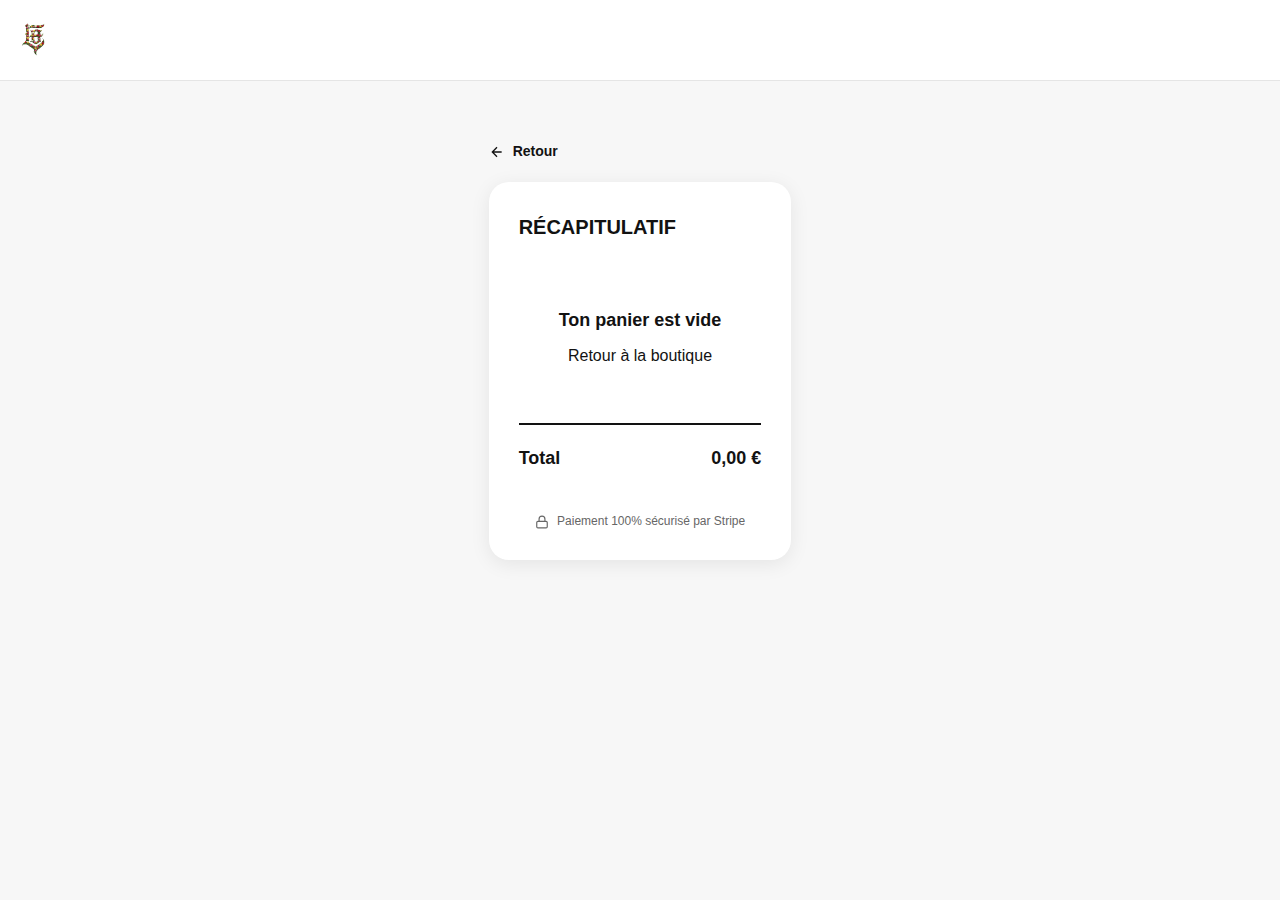
<file: checkout.html>
<!DOCTYPE html>
<html lang="fr">

<head>
    <meta charset="UTF-8">
    <meta name="viewport" content="width=device-width, initial-scale=1.0">
    <title>Checkout | WEYZ</title>
    <link rel="stylesheet" href="styles.css">
    <style>
        .checkout-page {
            min-height: 100vh;
            background: var(--gray-light);
            display: flex;
            flex-direction: column;
        }

        .checkout-header {
            padding: 20px;
            background: var(--white);
            border-bottom: 1px solid var(--gray-med);
            text-align: center;
        }

        .checkout-header .logo-img {
            height: 40px;
        }

        .checkout-container {
            max-width: 500px;
            margin: 40px auto;
            padding: 20px;
        }

        .checkout-card {
            background: var(--white);
            border-radius: 20px;
            padding: 30px;
            box-shadow: 0 4px 20px rgba(0, 0, 0, 0.08);
        }

        .checkout-title {
            font-size: 20px;
            font-weight: 800;
            margin-bottom: 25px;
            text-transform: uppercase;
        }

        .checkout-item {
            display: flex;
            gap: 15px;
            padding: 15px 0;
            border-bottom: 1px solid var(--gray-med);
        }

        .checkout-item:last-of-type {
            border-bottom: none;
        }

        .checkout-item-img {
            width: 70px;
            height: 70px;
            object-fit: cover;
            border-radius: 12px;
            background: var(--gray-light);
        }

        .checkout-item-info {
            flex: 1;
        }

        .checkout-item-name {
            font-weight: 700;
            font-size: 14px;
            margin-bottom: 3px;
        }

        .checkout-item-size {
            font-size: 12px;
            color: #666;
        }

        .checkout-item-price {
            font-weight: 800;
            font-size: 16px;
        }

        .checkout-total {
            display: flex;
            justify-content: space-between;
            padding: 20px 0;
            margin-top: 15px;
            border-top: 2px solid var(--black);
            font-size: 18px;
            font-weight: 800;
        }

        .checkout-btn {
            width: 100%;
            padding: 18px;
            background: var(--black);
            color: var(--white);
            border: none;
            border-radius: 12px;
            font-size: 16px;
            font-weight: 700;
            cursor: pointer;
            margin-top: 20px;
            transition: all 0.2s;
            text-decoration: none;
            display: block;
            text-align: center;
        }

        .checkout-btn:hover {
            background: #333;
            transform: translateY(-2px);
        }

        .checkout-trust {
            text-align: center;
            margin-top: 20px;
            font-size: 12px;
            color: #666;
        }

        .checkout-trust svg {
            width: 14px;
            height: 14px;
            vertical-align: middle;
            margin-right: 5px;
        }

        .back-link {
            display: inline-flex;
            align-items: center;
            gap: 8px;
            color: var(--black);
            text-decoration: none;
            font-size: 14px;
            font-weight: 600;
            margin-bottom: 20px;
        }

        .empty-cart {
            text-align: center;
            padding: 40px;
        }

        .empty-cart h2 {
            font-size: 18px;
            margin-bottom: 10px;
        }

        .empty-cart a {
            color: var(--black);
        }
    </style>
</head>

<body class="checkout-page">
    <header class="checkout-header">
        <a href="index.html"><img src="logo.png" alt="WEYZ" class="logo-img"></a>
    </header>

    <div class="checkout-container">
        <a href="javascript:history.back()" class="back-link">
            <svg width="16" height="16" viewBox="0 0 24 24" fill="none" stroke="currentColor" stroke-width="2">
                <path d="M19 12H5M12 19l-7-7 7-7" />
            </svg>
            Retour
        </a>

        <div class="checkout-card">
            <h1 class="checkout-title">Récapitulatif</h1>
            <div id="checkout-items"></div>
            <div class="checkout-total">
                <span>Total</span>
                <span id="checkout-total">0,00 €</span>
            </div>
            <a id="checkout-btn" class="checkout-btn" href="#">
                Payer maintenant
            </a>
            <p class="checkout-trust">
                <svg viewBox="0 0 24 24" fill="none" stroke="currentColor" stroke-width="2">
                    <rect x="3" y="11" width="18" height="11" rx="2" />
                    <path d="M7 11V7a5 5 0 0 1 10 0v4" />
                </svg>
                Paiement 100% sécurisé par Stripe
            </p>
        </div>
    </div>

    <script>
        // Stripe Payment Links
        const PAYMENT_LINKS = {
            p1: 'https://buy.stripe.com/test_4gMdRb9ha38d81Ic9r7g403',
            p2: 'https://buy.stripe.com/test_7sYcN7bpidMRa9QflD7g402',
            bundle: 'https://buy.stripe.com/test_eVqeVfbpi5gl95MgpH7g401'
        };

        // Load cart from localStorage
        let cart = JSON.parse(localStorage.getItem('weyz_cart') || '[]');

        function renderCart() {
            const container = document.getElementById('checkout-items');
            const totalEl = document.getElementById('checkout-total');
            const checkoutBtn = document.getElementById('checkout-btn');

            if (cart.length === 0) {
                container.innerHTML = `
                    <div class="empty-cart">
                        <h2>Ton panier est vide</h2>
                        <p><a href="index.html">Retour à la boutique</a></p>
                    </div>
                `;
                checkoutBtn.style.display = 'none';
                return;
            }

            container.innerHTML = cart.map(item => `
                <div class="checkout-item">
                    <img src="${item.image}" alt="${item.name}" class="checkout-item-img">
                    <div class="checkout-item-info">
                        <div class="checkout-item-name">${item.name}</div>
                        <div class="checkout-item-size">Taille: ${item.selectedSize}</div>
                    </div>
                    <div class="checkout-item-price">${item.price.toFixed(2)} €</div>
                </div>
            `).join('');

            const total = cart.reduce((sum, item) => sum + item.price, 0);
            totalEl.textContent = `${total.toFixed(2)} €`;

            // Set payment link based on cart content
            if (cart.length === 1) {
                const item = cart[0];
                checkoutBtn.href = PAYMENT_LINKS[item.pid] || PAYMENT_LINKS.p1;
            } else if (cart.length >= 2) {
                // Multiple items = use bundle link
                checkoutBtn.href = PAYMENT_LINKS.bundle;
            }
        }

        // Init
        renderCart();
    </script>
</body>

</html>
</file>
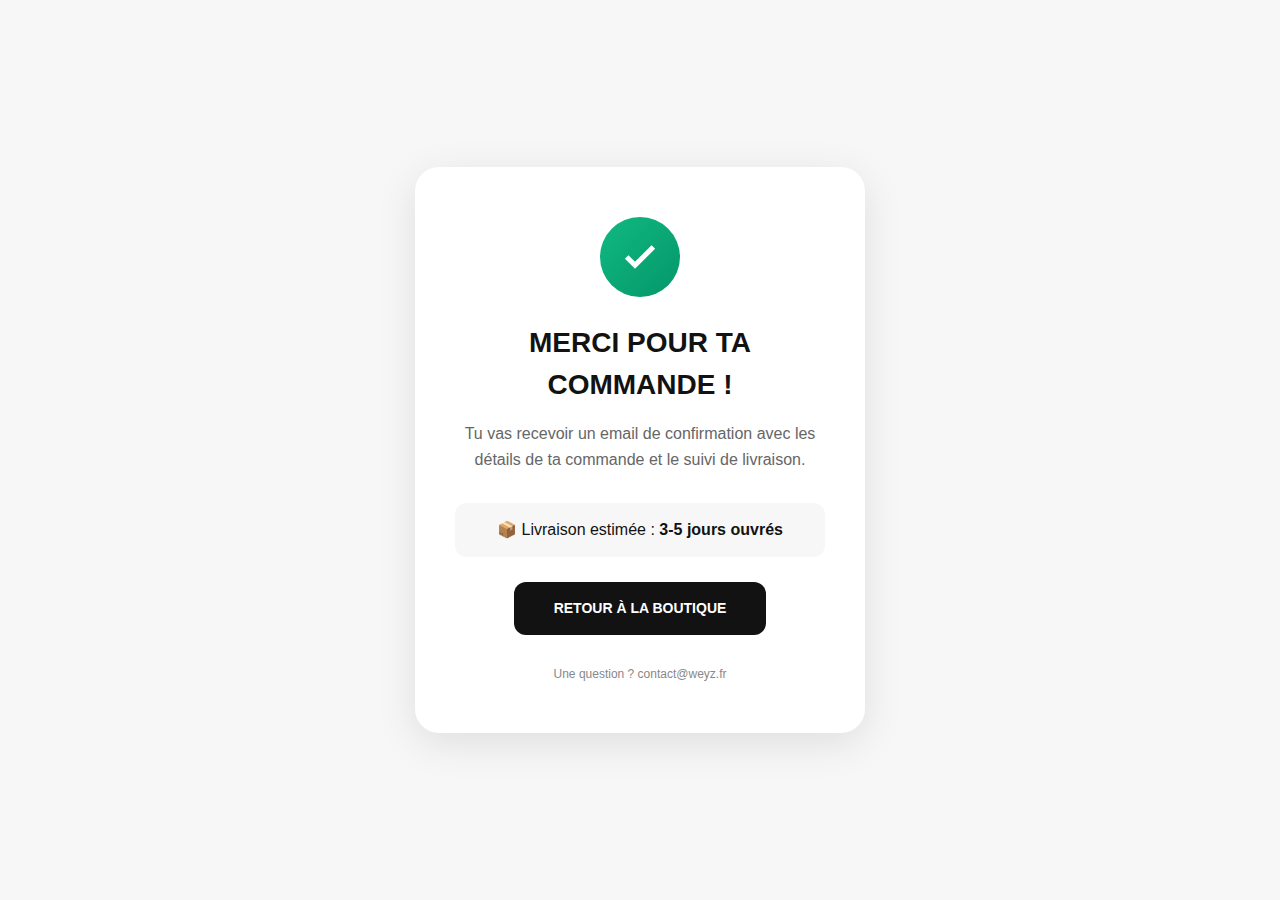
<file: success.html>
<!DOCTYPE html>
<html lang="fr">

<head>
    <meta charset="UTF-8">
    <meta name="viewport" content="width=device-width, initial-scale=1.0">
    <title>Commande Confirmée | WEYZ</title>
    <link rel="stylesheet" href="styles.css">
    <style>
        .success-page {
            min-height: 100vh;
            background: var(--gray-light);
            display: flex;
            flex-direction: column;
            align-items: center;
            justify-content: center;
            padding: 20px;
            text-align: center;
        }

        .success-card {
            background: var(--white);
            border-radius: 24px;
            padding: 50px 40px;
            max-width: 450px;
            box-shadow: 0 10px 40px rgba(0, 0, 0, 0.1);
        }

        .success-icon {
            width: 80px;
            height: 80px;
            background: linear-gradient(135deg, #10B981, #059669);
            border-radius: 50%;
            display: flex;
            align-items: center;
            justify-content: center;
            margin: 0 auto 25px;
        }

        .success-icon svg {
            width: 40px;
            height: 40px;
            color: white;
        }

        .success-title {
            font-size: 28px;
            font-weight: 900;
            margin-bottom: 15px;
            text-transform: uppercase;
        }

        .success-message {
            color: #666;
            font-size: 16px;
            line-height: 1.6;
            margin-bottom: 30px;
        }

        .success-order {
            background: var(--gray-light);
            padding: 15px 20px;
            border-radius: 12px;
            margin-bottom: 25px;
        }

        .success-order span {
            font-weight: 700;
        }

        .success-btn {
            display: inline-block;
            padding: 16px 40px;
            background: var(--black);
            color: var(--white);
            text-decoration: none;
            border-radius: 12px;
            font-weight: 700;
            font-size: 14px;
            text-transform: uppercase;
            transition: all 0.2s;
        }

        .success-btn:hover {
            background: #333;
            transform: translateY(-2px);
        }

        .success-trust {
            margin-top: 30px;
            font-size: 12px;
            color: #888;
        }
    </style>
</head>

<body class="success-page">
    <div class="success-card">
        <div class="success-icon">
            <svg viewBox="0 0 24 24" fill="none" stroke="currentColor" stroke-width="3">
                <polyline points="20 6 9 17 4 12" />
            </svg>
        </div>
        <h1 class="success-title">Merci pour ta commande !</h1>
        <p class="success-message">
            Tu vas recevoir un email de confirmation avec les détails de ta commande et le suivi de livraison.
        </p>
        <div class="success-order">
            📦 Livraison estimée : <span>3-5 jours ouvrés</span>
        </div>
        <a href="index.html" class="success-btn">Retour à la boutique</a>
        <p class="success-trust">Une question ? contact@weyz.fr</p>
    </div>

    <script>
        // Clear cart after successful purchase
        localStorage.removeItem('weyz_cart');
    </script>
</body>

</html>
</file>
<file: styles.css>
/* WEYZ - Base & Variables */
:root {
    --black: #121212;
    --white: #fff;
    --pink: #fdf2f2;
    --gray-light: #f7f7f7;
    --gray-med: #e5e5e5;
    --gray-dark: #999;
    --red: #e63946;
    --paypal: #ffc439;
    --font: 'Inter', -apple-system, BlinkMacSystemFont, sans-serif;
    --ease: 0.3s ease;
    --bounce: 0.4s cubic-bezier(0.16, 1, 0.3, 1);
}

*,
*::before,
*::after {
    box-sizing: border-box;
    margin: 0;
    padding: 0;
}

html {
    scroll-behavior: smooth;
}

body {
    font-family: var(--font);
    background: var(--white);
    color: var(--black);
    line-height: 1.5;
    -webkit-font-smoothing: antialiased;
    -webkit-tap-highlight-color: transparent;
}

a {
    color: inherit;
    text-decoration: none;
}

ul,
ol {
    list-style: none;
}

img {
    max-width: 100%;
    height: auto;
    display: block;
}

button {
    font-family: inherit;
    cursor: pointer;
    border: none;
    background: none;
}

input,
textarea,
select {
    font-family: inherit;
}

/* Header */
.header-main {
    position: fixed;
    top: 0;
    width: 100%;
    z-index: 50;
    padding: 16px 24px;
    display: flex;
    justify-content: space-between;
    align-items: center;
}

.header-home .logo {
    font-size: 24px;
    font-weight: 900;
    letter-spacing: -0.02em;
    mix-blend-mode: difference;
    color: var(--white);
}

.logo-img {
    height: 40px;
    width: auto;
    display: block;
}

@media (min-width: 768px) {
    .header-home .logo {
        color: var(--black);
        mix-blend-mode: normal;
    }
}

.header-product {
    border-bottom: 1px solid var(--gray-med);
    position: sticky;
    top: 0;
    background: var(--white);
    z-index: 100;
}

.header-container {
    max-width: 1400px;
    margin: 0 auto;
    padding: 15px 20px;
    display: flex;
    justify-content: space-between;
    align-items: center;
}

.header-product .logo {
    font-size: 24px;
    font-weight: 900;
    letter-spacing: 0.1em;
}

.header-actions {
    display: flex;
    gap: 16px;
    align-items: center;
}

/* Shipping banner in header - hidden on mobile, visible on desktop */
.header-shipping {
    display: none;
    font-size: 11px;
    color: var(--gray-dark);
    white-space: nowrap;
}

@media (min-width: 768px) {
    .header-shipping {
        display: block;
    }
}

.header-icon-btn {
    padding: 8px;
    display: flex;
    align-items: center;
    justify-content: center;
}

.cart-btn-product {
    position: relative;
}

.cart-btn {
    position: relative;
    padding: 8px;
    border-radius: 50%;
}

.cart-btn.glass {
    background: rgba(255, 255, 255, 0.7);
    backdrop-filter: blur(10px);
    box-shadow: 0 2px 10px rgba(0, 0, 0, 0.1);
}

.cart-count,
.cart-count-product {
    position: absolute;
    top: -4px;
    right: -4px;
    background: var(--red);
    color: var(--white);
    font-size: 10px;
    width: 16px;
    height: 16px;
    border-radius: 50%;
    display: flex;
    align-items: center;
    justify-content: center;
    font-weight: 700;
}

/* Split Container */
.split-container {
    height: 100dvh;
    display: grid;
    grid-template-columns: 1fr;
    grid-template-rows: 1fr 1fr;
    overflow: hidden;
}

@media (min-width: 768px) {
    .split-container {
        grid-template-columns: 1fr 1fr;
        grid-template-rows: 1fr;
    }
}

.split-pane {
    position: relative;
    overflow: hidden;
    display: flex;
    flex-direction: column;
    justify-content: flex-end;
    padding: 20px;
}

@media (min-width: 768px) {
    .split-pane {
        padding: 48px;
    }
}

.pane-light {
    background: var(--pink);
}

.pane-dark {
    background: var(--black);
    color: var(--white);
}

.pane-link {
    position: absolute;
    inset: 0;
}

.pane-bg {
    position: absolute;
    inset: 0;
}

.pane-img {
    width: 100%;
    height: 100%;
    object-fit: cover;
    will-change: transform;
    transition: transform 0.7s ease;
}

.group:hover .pane-img {
    transform: scale(1.05);
}

.pane-img-dark {
    filter: grayscale(1) brightness(0.75);
}

.pane-content {
    position: relative;
    z-index: 10;
    width: 100%;
    max-width: 400px;
}

/* On mobile: add space at the bottom of top pane content for badge clearance */
.pane-light .pane-content {
    margin-bottom: 60px;
}

@media (min-width: 768px) {
    .pane-light .pane-content {
        margin-bottom: 0;
    }
}

/* Product Badge & Info */
.product-badge {
    display: inline-block;
    font-size: 10px;
    font-weight: 700;
    text-transform: uppercase;
    letter-spacing: 0.3em;
    margin-bottom: 8px;
}

.badge-red {
    color: var(--red);
}

.badge-gray {
    color: var(--gray-dark);
}

.product-title {
    font-size: 18px;
    font-weight: 900;
    text-transform: uppercase;
    margin-bottom: 4px;
    line-height: 1.1;
}

@media (min-width: 768px) {
    .product-title {
        font-size: 48px;
        margin-bottom: 8px;
    }
}

.product-price {
    font-size: 14px;
    font-weight: 700;
    margin-bottom: 12px;
}

@media (min-width: 768px) {
    .product-price {
        font-size: 18px;
        margin-bottom: 24px;
    }
}

.price-old {
    font-size: 14px;
    opacity: 0.4;
    text-decoration: line-through;
    margin-left: 8px;
}

/* Quick Add */
.quick-add-desktop {
    display: none;
    flex-wrap: wrap;
    gap: 8px;
    margin-bottom: 16px;
    opacity: 0;
    transform: translateY(16px);
    transition: all var(--ease);
}

@media (min-width: 768px) {
    .quick-add-desktop {
        display: flex;
    }

    .group:hover .quick-add-desktop {
        opacity: 1;
        transform: translateY(0);
    }
}

.size-btn {
    padding: 8px 16px;
    font-weight: 700;
    font-size: 12px;
    border: 1px solid;
    transition: all 0.2s ease;
}

.size-btn-light {
    background: var(--white);
    border-color: rgba(0, 0, 0, 0.1);
    color: var(--black);
}

.size-btn-light:hover:not(:disabled) {
    background: var(--black);
    color: var(--white);
}

.size-btn-dark {
    background: var(--black);
    border-color: rgba(255, 255, 255, 0.2);
    color: var(--white);
}

.size-btn-dark:hover:not(:disabled) {
    background: var(--white);
    color: var(--black);
}

.size-disabled {
    opacity: 0.3;
    text-decoration: line-through;
    cursor: not-allowed;
}

.stock-low::after {
    content: '';
    display: inline-block;
    width: 6px;
    height: 6px;
    background: #ff4d4d;
    border-radius: 50%;
    margin-left: 4px;
}

/* Product Story */
.product-story {
    font-size: 11px;
    line-height: 1.3;
    margin-bottom: 6px;
    opacity: 0.8;
}

@media (min-width: 768px) {
    .product-story {
        font-size: 14px;
        margin-bottom: 12px;
    }
}

/* CTA Mobile */
.cta-mobile {
    display: block;
    width: 100%;
    padding: 12px;
    font-weight: 900;
    text-transform: uppercase;
    letter-spacing: 0.1em;
    font-size: 10px;
}

@media (min-width: 768px) {
    .cta-mobile {
        display: none;
    }
}

.cta-dark {
    background: var(--black);
    color: var(--white);
}

.cta-light {
    background: var(--white);
    color: var(--black);
}

.product-link {
    display: none;
    margin-top: 16px;
    font-size: 12px;
    font-weight: 600;
    opacity: 0.6;
    transition: opacity 0.2s;
}

@media (min-width: 768px) {
    .product-link {
        display: inline-block;
    }
}

.product-link:hover {
    opacity: 1;
}

.product-link-light {
    color: var(--white);
}

/* Bundle Badge */
.bundle-badge-wrapper {
    position: absolute;
    top: 50%;
    left: 50%;
    transform: translate(-50%, -50%);
    z-index: 30;
    pointer-events: auto;
}

.bundle-badge {
    width: 96px;
    height: 96px;
    background: var(--white);
    color: var(--black);
    border-radius: 50%;
    box-shadow: 0 10px 40px rgba(0, 0, 0, 0.2);
    display: flex;
    flex-direction: column;
    align-items: center;
    justify-content: center;
    border: 4px solid var(--black);
    pointer-events: auto;
    transition: transform var(--ease);
}

@media (min-width: 768px) {
    .bundle-badge {
        width: 128px;
        height: 128px;
    }
}

.bundle-badge:hover {
    transform: scale(1.1);
}

.bundle-label {
    font-size: 8px;
    font-weight: 900;
    text-transform: uppercase;
}

@media (min-width: 768px) {
    .bundle-label {
        font-size: 10px;
    }
}

.bundle-discount {
    font-size: 18px;
    font-weight: 900;
}

@media (min-width: 768px) {
    .bundle-discount {
        font-size: 24px;
    }
}

.bundle-cta {
    font-size: 8px;
    font-weight: 700;
    opacity: 0.4;
}

/* Bottom Sheet */
.bottom-sheet-overlay {
    position: fixed;
    inset: 0;
    z-index: 100;
    pointer-events: none;
}

.bottom-sheet-overlay.active {
    pointer-events: auto;
}

.bs-backdrop {
    position: absolute;
    inset: 0;
    background: rgba(0, 0, 0, 0.4);
    opacity: 0;
    transition: opacity var(--ease);
}

.bottom-sheet-overlay.active .bs-backdrop {
    opacity: 1;
}

.bottom-sheet {
    position: absolute;
    bottom: 0;
    width: 100%;
    background: var(--white);
    border-radius: 24px 24px 0 0;
    padding: 32px;
    transform: translateY(100%);
    transition: transform var(--bounce);
    pointer-events: auto;
}

.bottom-sheet-overlay.active .bottom-sheet {
    transform: translateY(0);
}

.bs-handle {
    width: 48px;
    height: 6px;
    background: var(--gray-med);
    border-radius: 3px;
    margin: 0 auto 32px;
}

.bs-title {
    font-size: 20px;
    font-weight: 900;
    text-transform: uppercase;
    margin-bottom: 16px;
}

.bs-sizes {
    display: grid;
    grid-template-columns: repeat(4, 1fr);
    gap: 12px;
    margin-bottom: 32px;
}

.bs-size-option {
    position: relative;
}

.bs-size-input {
    position: absolute;
    opacity: 0;
    width: 0;
    height: 0;
}

.bs-size-label {
    display: flex;
    align-items: center;
    justify-content: center;
    height: 48px;
    border: 2px solid var(--gray-light);
    font-weight: 900;
    cursor: pointer;
    transition: all 0.2s;
}

.bs-size-input:checked+.bs-size-label {
    background: var(--black);
    color: var(--white);
    border-color: var(--black);
}

.bs-size-input:disabled+.bs-size-label {
    opacity: 0.3;
    text-decoration: line-through;
    cursor: not-allowed;
}

.bs-submit {
    width: 100%;
    padding: 20px;
    background: var(--black);
    color: var(--white);
    font-weight: 900;
    text-transform: uppercase;
    letter-spacing: 0.2em;
    font-size: 14px;
}

/* Cart Sidebar */
.cart-sidebar {
    position: fixed;
    top: 0;
    right: 0;
    height: 100%;
    width: 100%;
    max-width: 450px;
    background: var(--white);
    z-index: 200;
    box-shadow: 0 10px 40px rgba(0, 0, 0, 0.2);
    display: flex;
    flex-direction: column;
    transform: translateX(100%);
    transition: transform var(--bounce);
}

.cart-sidebar.active {
    transform: translateX(0);
}

.cart-header {
    padding: 32px;
    border-bottom: 1px solid var(--gray-med);
    display: flex;
    justify-content: space-between;
    align-items: center;
}

.cart-title {
    font-size: 24px;
    font-weight: 900;
    text-transform: uppercase;
    font-style: italic;
}

.cart-close {
    padding: 8px;
    border-radius: 50%;
    transition: background 0.2s;
}

.cart-close:hover {
    background: var(--gray-light);
}

.cart-items {
    flex: 1;
    overflow-y: auto;
    padding: 32px;
}

.cart-empty {
    text-align: center;
    color: var(--gray-dark);
    font-weight: 500;
    padding: 80px 0;
}

.cart-item {
    display: flex;
    gap: 16px;
    padding-bottom: 16px;
    border-bottom: 1px solid var(--gray-light);
    margin-bottom: 16px;
}

.cart-item-img {
    width: 80px;
    height: 96px;
    background: var(--gray-light);
    flex-shrink: 0;
}

.cart-item-info {
    flex: 1;
}

.cart-item-name {
    font-weight: 900;
    text-transform: uppercase;
    font-size: 12px;
}

.cart-item-size {
    font-size: 10px;
    color: var(--gray-dark);
}

.cart-item-price {
    font-weight: 700;
    font-size: 14px;
    margin-top: 8px;
}

.cart-item-remove {
    align-self: center;
    padding: 8px;
    opacity: 0.2;
    transition: opacity 0.2s;
}

.cart-item-remove:hover {
    opacity: 1;
}

.cart-footer {
    padding: 32px;
    background: var(--gray-light);
}

.cart-total-row {
    display: flex;
    justify-content: space-between;
    font-weight: 700;
    font-size: 18px;
    margin-bottom: 16px;
}

.checkout-btn {
    width: 100%;
    padding: 20px;
    background: var(--black);
    color: var(--white);
    font-weight: 900;
    text-transform: uppercase;
    letter-spacing: 0.2em;
    font-size: 14px;
}

.checkout-btn:hover {
    opacity: 0.9;
}

.payment-icons {
    display: flex;
    justify-content: center;
    gap: 16px;
    margin-top: 16px;
    opacity: 0.3;
    filter: grayscale(1);
}

.payment-icons img {
    height: 16px;
}

/* Bundle Modal */
.bundle-modal-overlay {
    position: fixed;
    inset: 0;
    z-index: 300;
    display: none;
    align-items: center;
    justify-content: center;
    padding: 16px;
}

.bundle-modal-overlay.active {
    display: flex;
}

.bundle-modal-backdrop {
    position: absolute;
    inset: 0;
    background: rgba(0, 0, 0, 0.8);
    backdrop-filter: blur(4px);
}

.bundle-modal {
    position: relative;
    background: var(--white);
    width: 100%;
    max-width: 550px;
    padding: 32px;
}

@media (min-width: 768px) {
    .bundle-modal {
        padding: 48px;
    }
}

.modal-close {
    position: absolute;
    top: 16px;
    right: 16px;
    padding: 8px;
    cursor: pointer;
}

.bundle-modal-title {
    font-size: 24px;
    font-weight: 900;
    text-transform: uppercase;
    text-align: center;
    margin-bottom: 16px;
    font-style: italic;
}

@media (min-width: 768px) {
    .bundle-modal-title {
        font-size: 30px;
    }
}

.bundle-modal-subtitle {
    text-align: center;
    color: var(--gray-dark);
    font-style: italic;
    margin-bottom: 32px;
}

.bundle-products {
    display: grid;
    grid-template-columns: 1fr;
    gap: 32px;
    margin-bottom: 40px;
}

@media (min-width: 768px) {
    .bundle-products {
        grid-template-columns: 1fr 1fr;
    }
}

.bundle-product-label {
    font-size: 10px;
    font-weight: 900;
    text-transform: uppercase;
    opacity: 0.4;
    margin-bottom: 16px;
}

.bundle-sizes {
    display: flex;
    gap: 8px;
}

.bundle-size-btn {
    width: 48px;
    height: 48px;
    border: 1px solid var(--gray-med);
    font-weight: 700;
    font-size: 12px;
    display: flex;
    align-items: center;
    justify-content: center;
    transition: all 0.2s;
}

.bundle-size-btn:hover {
    border-color: var(--black);
}

.bundle-size-btn.active {
    background: var(--black);
    color: var(--white);
    border-color: var(--black);
}

.bundle-submit {
    width: 100%;
    padding: 24px;
    background: var(--black);
    color: var(--white);
    font-weight: 900;
    text-transform: uppercase;
    letter-spacing: 0.2em;
    font-size: 14px;
}

/* Toast */
.toast-container {
    position: fixed;
    top: 80px;
    right: 16px;
    z-index: 1000;
    display: flex;
    flex-direction: column;
    gap: 8px;
    pointer-events: none;
}

.toast {
    background: var(--black);
    color: var(--white);
    padding: 16px 24px;
    font-size: 12px;
    font-weight: 900;
    text-transform: uppercase;
    letter-spacing: 0.1em;
    box-shadow: 0 10px 40px rgba(0, 0, 0, 0.2);
    display: flex;
    align-items: center;
    gap: 12px;
    border-left: 4px solid var(--red);
    animation: slideIn 0.3s ease;
}

@keyframes slideIn {
    from {
        transform: translateX(100%);
        opacity: 0;
    }

    to {
        transform: translateX(0);
        opacity: 1;
    }
}

/* Product Page */
.product-container {
    max-width: 1400px;
    margin: 0 auto;
    display: grid;
    grid-template-columns: 1fr;
    gap: 20px;
    padding: 20px;
}

@media (min-width: 1024px) {
    .product-container {
        grid-template-columns: 1.3fr 0.7fr;
        gap: 40px;
        padding: 40px 20px;
    }
}

.product-gallery-wrapper {
    position: relative;
}

.product-media-list {
    display: flex;
    overflow-x: auto;
    scroll-snap-type: x mandatory;
    scroll-behavior: smooth;
    gap: 0;
    margin: 0 -20px;
    -webkit-overflow-scrolling: touch;
}

.product-media-list::-webkit-scrollbar {
    display: none;
}

.product-media-item {
    flex: 0 0 100%;
    scroll-snap-align: start;
}

.product-media-item img {
    width: 100%;
    height: auto;
    display: block;
}

@media (min-width: 1024px) {
    .product-media-list {
        display: grid;
        grid-template-columns: repeat(2, 1fr);
        gap: 10px;
        margin: 0;
        overflow-x: visible;
        scroll-snap-type: none;
    }

    .product-media-item {
        flex: none;
    }
}

.carousel-nav-btn {
    position: absolute;
    top: 50%;
    transform: translateY(-50%);
    background: rgba(255, 255, 255, 0.8);
    border: none;
    width: 40px;
    height: 40px;
    border-radius: 50%;
    display: flex;
    align-items: center;
    justify-content: center;
    cursor: pointer;
    z-index: 20;
    box-shadow: 0 2px 10px rgba(0, 0, 0, 0.1);
}

.carousel-nav-btn:hover {
    background: var(--white);
}

.carousel-nav-btn.prev {
    left: 10px;
}

.carousel-nav-btn.next {
    right: 10px;
}

@media (min-width: 1024px) {
    .carousel-nav-btn {
        display: none;
    }
}

.carousel-dots {
    position: absolute;
    bottom: 20px;
    left: 50%;
    transform: translateX(-50%);
    display: flex;
    gap: 8px;
    z-index: 10;
}

@media (min-width: 1024px) {
    .carousel-dots {
        display: none;
    }
}

.dot {
    width: 6px;
    height: 6px;
    border-radius: 50%;
    background: rgba(0, 0, 0, 0.2);
    transition: all 0.3s;
}

.dot.active {
    background: rgba(0, 0, 0, 1);
    transform: scale(1.2);
}

.product-buy-zone {
    position: sticky;
    top: 100px;
    height: fit-content;
}

.product-main-title {
    font-size: 22px;
    text-transform: uppercase;
    font-weight: 800;
    margin-bottom: 12px;
    letter-spacing: -0.01em;
    line-height: 1.2;
}

@media (min-width: 768px) {
    .product-main-title {
        font-size: 32px;
        margin-bottom: 8px;
    }
}

.price-container {
    display: flex;
    align-items: center;
    flex-wrap: wrap;
    gap: 8px;
    margin-bottom: 8px;
}

.price-current {
    font-size: 24px;
    font-weight: 900;
}

.price-badge {
    display: inline-block;
    padding: 6px 12px;
    border-radius: 40px;
    font-size: 11px;
    background: var(--red);
    color: var(--white);
    font-weight: 700;
    text-transform: uppercase;
    line-height: 1.3;
}

.shipping-note {
    font-size: 12px;
    color: var(--gray-dark);
    margin: 8px 0 24px;
}

.shipping-link {
    text-decoration: underline;
    color: var(--gray-dark);
}

.variant-selects {
    margin-bottom: 24px;
}

.form-label {
    display: block;
    font-size: 13px;
    font-weight: 600;
    margin-bottom: 12px;
    letter-spacing: 0.04em;
    text-transform: uppercase;
}

.size-pills {
    display: flex;
    flex-wrap: wrap;
}

.size-pills input[type='radio'] {
    position: absolute;
    clip: rect(0, 0, 0, 0);
    overflow: hidden;
    height: 1px;
    width: 1px;
}

.size-pill {
    display: inline-flex;
    align-items: center;
    justify-content: center;
    min-width: 48px;
    padding: 8px 16px;
    border: 1px solid rgba(18, 18, 18, 0.1);
    border-radius: 40px;
    margin: 0 8px 8px 0;
    cursor: pointer;
    transition: all 0.1s;
    font-size: 14px;
}

.size-pills input[type='radio']:checked+.size-pill {
    background-color: var(--black);
    color: var(--white);
    border-color: var(--black);
}

.size-pills input[type='radio']:disabled+.size-pill {
    opacity: 0.3;
    cursor: not-allowed;
}

.size-help {
    font-size: 13px;
    margin-top: 12px;
}

.size-guide-link {
    font-weight: 700;
    text-decoration: underline;
    cursor: pointer;
}

.add-to-cart-btn {
    display: flex;
    justify-content: center;
    align-items: center;
    width: 100%;
    padding: 16px;
    background: var(--black);
    color: var(--white);
    border: none;
    cursor: pointer;
    text-transform: uppercase;
    font-weight: 700;
    font-size: 13px;
    letter-spacing: 0.1em;
}

.add-to-cart-btn:hover {
    opacity: 0.9;
}

.atc-separator {
    margin: 0 8px;
}

/* Bundle Upsell */
.bundle-upsell-card {
    margin-top: 16px;
    padding: 16px;
    background-color: var(--gray-light);
    border: 1.5px dashed var(--black);
    border-radius: 12px;
    display: flex;
    align-items: center;
    gap: 16px;
    cursor: pointer;
    transition: all 0.2s;
}

.bundle-upsell-card:hover {
    background-color: var(--white);
    box-shadow: 0 4px 12px rgba(0, 0, 0, 0.05);
    transform: translateY(-2px);
}

.bundle-thumbs {
    display: flex;
    position: relative;
}

.bundle-thumbs img {
    width: 48px;
    height: 48px;
    object-fit: cover;
    border-radius: 6px;
    border: 2px solid var(--white);
    box-shadow: 0 2px 4px rgba(0, 0, 0, 0.1);
}

.bundle-thumbs img:last-child {
    margin-left: -15px;
}

.bundle-upsell-info {
    flex: 1;
}

.bundle-tags {
    display: flex;
    align-items: center;
    gap: 8px;
    margin-bottom: 4px;
}

.tag-combo {
    background: var(--red);
    color: var(--white);
    font-size: 9px;
    font-weight: 900;
    padding: 2px 6px;
    border-radius: 4px;
    text-transform: uppercase;
}

.tag-pack {
    font-size: 10px;
    font-weight: 700;
    color: var(--gray-dark);
    text-transform: uppercase;
}

.bundle-upsell-title {
    font-size: 12px;
    font-weight: 900;
    text-transform: uppercase;
}

.bundle-upsell-price {
    font-size: 11px;
    font-weight: 700;
    margin-top: 4px;
}

.bundle-old-price {
    color: var(--gray-dark);
    text-decoration: line-through;
    margin-left: 4px;
    font-size: 10px;
}

.bundle-arrow {
    width: 16px;
    height: 16px;
    color: var(--black);
}

.ai-response-box {
    margin-top: 12px;
    padding: 20px;
    background: var(--gray-light);
    border-radius: 8px;
    font-size: 14px;
    display: none;
    border-left: 4px solid var(--black);
    font-style: italic;
    line-height: 1.6;
}

.ai-response-box.active {
    display: block;
}

.payment-buttons {
    display: flex;
    gap: 8px;
    margin-top: 12px;
}

.payment-btn {
    flex: 1;
    height: 45px;
    border-radius: 4px;
    display: flex;
    align-items: center;
    justify-content: center;
    cursor: pointer;
    transition: opacity 0.2s;
}

.payment-btn:hover {
    opacity: 0.9;
}

.payment-btn-apple {
    background: var(--black);
}

.payment-btn-apple img {
    height: 24px;
    filter: invert(1);
}

.payment-btn-google {
    background: var(--white);
    border: 1px solid var(--black);
}

.payment-btn-google:hover {
    background: var(--gray-light);
}

.payment-btn-google img {
    height: 20px;
}

.payment-paypal {
    margin-top: 8px;
    background: var(--paypal);
    border-radius: 4px;
    padding: 12px;
    text-align: center;
    cursor: pointer;
}

.payment-paypal:hover {
    filter: brightness(0.95);
}

.payment-paypal img {
    height: 20px;
    margin: 0 auto;
}

.delivery-info {
    margin-top: 32px;
}

.delivery-text {
    font-size: 12px;
    margin-bottom: 12px;
}

.delivery-timeline {
    background: var(--gray-light);
    padding: 20px;
    border-radius: 12px;
    display: flex;
    justify-content: space-between;
    align-items: flex-start;
}

.timeline-step {
    display: flex;
    flex-direction: column;
    align-items: center;
    text-align: center;
}

.timeline-icon {
    width: 28px;
    height: 28px;
    margin-bottom: 6px;
}

.timeline-label {
    font-size: 11px;
    font-weight: 700;
}

.timeline-date {
    font-size: 10px;
    color: var(--gray-dark);
}

.timeline-line {
    display: flex;
    align-items: center;
    flex-grow: 1;
    margin: 0 10px;
    padding-top: 14px;
}

.timeline-dot {
    width: 6px;
    height: 6px;
    background: #cbcbcb;
    border-radius: 50%;
}

.timeline-bar {
    height: 1px;
    background: #cbcbcb;
    flex-grow: 1;
}

/* Accordions */
.accordions {
    margin-top: 32px;
}

.accordion {
    border-top: 1px solid var(--gray-med);
}

.accordion:last-of-type {
    border-bottom: 1px solid var(--gray-med);
}

.accordion summary {
    display: flex;
    align-items: center;
    justify-content: space-between;
    padding: 16px 0;
    cursor: pointer;
    list-style: none;
}

.accordion summary::-webkit-details-marker {
    display: none;
}

.accordion-header {
    display: flex;
    align-items: center;
    gap: 12px;
}

.accordion-title {
    font-size: 14px;
    font-weight: 600;
}

.accordion-caret {
    width: 12px;
    height: 12px;
    transition: transform 0.2s;
}

details[open] .accordion-caret {
    transform: rotate(180deg);
}

.accordion-content {
    padding-bottom: 20px;
    font-size: 13px;
    line-height: 1.6;
}

.accordion-content ul {
    margin-top: 12px;
}

.accordion-content li {
    margin-bottom: 4px;
}

.size-calculator-btn {
    border: 1px solid var(--black);
    font-size: 10px;
    font-weight: 700;
    text-transform: uppercase;
    padding: 10px 24px;
    margin: 24px 0;
    transition: all 0.2s;
}

.size-calculator-btn:hover {
    background: var(--black);
    color: var(--white);
}

.size-chart-img {
    width: 100%;
    height: auto;
}

.delivery-refund-title {
    margin-top: 16px;
    font-weight: 700;
    text-transform: uppercase;
    font-size: 11px;
    letter-spacing: 0.1em;
}

/* Reassurance */
.reassurance-section {
    background: var(--white);
    padding: 60px 20px;
    border-top: 1px solid var(--gray-light);
}

.reassurance-grid {
    max-width: 1000px;
    margin: 0 auto;
    display: grid;
    grid-template-columns: repeat(3, 1fr);
    gap: 20px;
}

.reassurance-item {
    display: flex;
    flex-direction: column;
    align-items: center;
    text-align: center;
    gap: 15px;
}

.reassurance-icon {
    color: var(--black);
    width: 32px;
    height: 32px;
}

.reassurance-label {
    font-size: 10px;
    font-weight: 800;
    text-transform: uppercase;
    letter-spacing: 0.15em;
    max-width: 120px;
}

/* Fit Motion */
.fit-motion-section {
    padding: 100px 20px;
    max-width: 1200px;
    margin: 0 auto;
}

.section-title {
    font-size: 12px;
    font-weight: 700;
    text-transform: uppercase;
    letter-spacing: 0.5em;
    text-align: center;
    margin-bottom: 40px;
}

.motion-grid {
    display: grid;
    grid-template-columns: repeat(auto-fit, minmax(300px, 1fr));
    gap: 20px;
}

.motion-video-box {
    background: var(--gray-light);
    aspect-ratio: 4/5;
    position: relative;
    overflow: hidden;
}

.motion-video-box img {
    width: 100%;
    height: 100%;
    object-fit: cover;
}

.motion-label {
    position: absolute;
    bottom: 16px;
    left: 16px;
    background: rgba(0, 0, 0, 0.5);
    color: var(--white);
    font-size: 10px;
    padding: 4px 8px;
    font-weight: 700;
}

/* Marquee */
.marquee-section {
    background: var(--black);
    color: var(--white);
    padding: 20px 0;
    margin: 60px 0;
    overflow: hidden;
    white-space: nowrap;
}

.marquee-content {
    display: inline-block;
    animation: marquee 30s linear infinite;
}

.marquee-text {
    font-size: 24px;
    font-weight: 900;
    text-transform: uppercase;
    padding: 0 40px;
    font-style: italic;
}

.marquee-divider {
    font-size: 24px;
    font-weight: 900;
    padding: 0 20px;
}

@keyframes marquee {
    0% {
        transform: translateX(0);
    }

    100% {
        transform: translateX(-50%);
    }
}

/* FAQ */
.faq-section {
    padding: 100px 20px;
    max-width: 800px;
    margin: 0 auto;
}

.request-zone {
    margin-bottom: 80px;
}

.faq-subtitle {
    font-size: 11px;
    font-weight: 800;
    text-transform: uppercase;
    letter-spacing: 0.3em;
    margin-bottom: 20px;
}

.faq-description {
    font-size: 14px;
    color: #666;
    margin-bottom: 10px;
}

.faq-textarea {
    width: 100%;
    border: 1px solid rgba(0, 0, 0, 0.1);
    padding: 20px;
    font-size: 14px;
    min-height: 150px;
    resize: none;
    outline: none;
    background: #fafafa;
}

.faq-textarea:focus {
    border-color: var(--black);
    background: var(--white);
}

.faq-buttons {
    display: flex;
    gap: 16px;
    margin-top: 16px;
    flex-wrap: wrap;
}

.faq-submit-btn {
    background: var(--black);
    color: var(--white);
    padding: 12px 24px;
    font-size: 12px;
    font-weight: 700;
    text-transform: uppercase;
    letter-spacing: 0.1em;
}

.ai-btn {
    background: var(--white);
    color: var(--black);
    border: 1px solid var(--black);
    padding: 10px 20px;
    font-size: 11px;
    font-weight: 800;
    text-transform: uppercase;
    cursor: pointer;
    transition: all 0.2s;
    display: inline-flex;
    align-items: center;
    gap: 8px;
}

.ai-btn:hover {
    background: var(--black);
    color: var(--white);
}

.ai-loading {
    display: inline-block;
    width: 12px;
    height: 12px;
    border: 2px solid currentColor;
    border-radius: 50%;
    border-top-color: transparent;
    animation: spin 0.8s linear infinite;
}

@keyframes spin {
    to {
        transform: rotate(360deg);
    }
}

.faq-accordion {
    margin-top: 40px;
}

.faq-accordion-title {
    font-size: 11px;
    font-weight: 800;
    text-transform: uppercase;
    letter-spacing: 0.3em;
    margin-bottom: 20px;
}

.faq-answer {
    color: var(--gray-dark);
}

/* Modals */
.modal-overlay {
    position: fixed;
    top: 0;
    left: 0;
    width: 100%;
    height: 100%;
    background: rgba(0, 0, 0, 0.5);
    z-index: 2000;
    display: none;
    align-items: center;
    justify-content: center;
    backdrop-filter: blur(4px);
}

.modal-overlay.active {
    display: flex;
}

.modal-content {
    background: var(--white);
    width: 90%;
    max-width: 450px;
    padding: 40px;
    position: relative;
    text-align: center;
}

.modal-close {
    position: absolute;
    top: 20px;
    right: 20px;
    cursor: pointer;
}

.modal-title {
    font-size: 18px;
    font-weight: 800;
    text-transform: uppercase;
    margin-bottom: 30px;
    letter-spacing: 0.1em;
}

.modal-input-group {
    margin-bottom: 20px;
    text-align: left;
}

.modal-input-group label {
    display: block;
    font-size: 11px;
    font-weight: 700;
    text-transform: uppercase;
    margin-bottom: 8px;
}

.modal-input-group input {
    width: 100%;
    border: 1px solid var(--gray-med);
    padding: 12px;
    font-size: 14px;
    outline: none;
}

.calculate-btn {
    background: var(--black);
    color: var(--white);
    width: 100%;
    padding: 15px;
    font-weight: 800;
    text-transform: uppercase;
    font-size: 12px;
    margin-top: 10px;
}

.result-zone {
    margin-top: 25px;
    padding: 15px;
    background: var(--gray-light);
    display: none;
}

.result-zone.active {
    display: block;
}

.result-label {
    font-size: 11px;
    font-weight: 700;
    text-transform: uppercase;
    letter-spacing: 0.1em;
    margin-bottom: 4px;
}

.result-size {
    font-size: 48px;
    font-weight: 900;
    font-style: italic;
}

/* Sticky Buy Bar */
.sticky-buy-bar {
    position: fixed;
    bottom: 0;
    left: 0;
    width: 100%;
    background: var(--white);
    border-top: 1px solid var(--gray-med);
    padding: 12px 20px;
    display: flex;
    align-items: center;
    justify-content: space-between;
    z-index: 1000;
    transform: translateY(100%);
    transition: transform 0.4s cubic-bezier(0.16, 1, 0.3, 1);
    box-shadow: 0 -5px 20px rgba(0, 0, 0, 0.05);
}

.sticky-buy-bar.visible {
    transform: translateY(0);
}

.sticky-info {
    display: flex;
    align-items: center;
    gap: 15px;
}

.sticky-info img {
    width: 50px;
    height: 50px;
    object-fit: cover;
}

.sticky-name {
    font-weight: 700;
    font-size: 11px;
    text-transform: uppercase;
}

.sticky-price {
    font-weight: 700;
    font-size: 14px;
    color: var(--gray-dark);
}

.sticky-actions {
    display: flex;
    align-items: center;
    gap: 15px;
}

.sticky-select {
    border: 1px solid var(--gray-med);
    padding: 10px 35px 10px 15px;
    font-size: 13px;
    outline: none;
    background: var(--white);
    min-width: 90px;
    appearance: none;
    background-image: url("data:image/svg+xml;charset=UTF-8,%3csvg xmlns='http://www.w3.org/2000/svg' viewBox='0 0 24 24' fill='none' stroke='black' stroke-width='2' stroke-linecap='round' stroke-linejoin='round'%3e%3cpolyline points='6 9 12 15 18 9'%3e%3c/polyline%3e%3c/svg%3e");
    background-repeat: no-repeat;
    background-position: right 10px center;
    background-size: 12px;
}

.sticky-add-btn {
    background: var(--black);
    color: var(--white);
    padding: 12px 30px;
    font-size: 12px;
    font-weight: 800;
    text-transform: uppercase;
    letter-spacing: 0.1em;
}

/* Footer */
.footer {
    background: var(--gray-light);
    padding: 60px 20px;
    border-top: 1px solid var(--gray-med);
}

.footer-container {
    max-width: 1400px;
    margin: 0 auto;
    display: grid;
    grid-template-columns: repeat(auto-fit, minmax(200px, 1fr));
    gap: 40px;
}

.footer-title {
    font-size: 12px;
    font-weight: 800;
    text-transform: uppercase;
    letter-spacing: 0.1em;
    margin-bottom: 20px;
}

.footer-input {
    width: 100%;
    padding: 12px;
    border: 1px solid var(--gray-med);
    margin-bottom: 8px;
    outline: none;
}

.footer-subscribe-btn {
    background: var(--black);
    color: var(--white);
    width: 100%;
    padding: 12px;
    font-size: 12px;
    font-weight: 700;
    text-transform: uppercase;
    letter-spacing: 0.1em;
}

.footer-links li {
    margin-bottom: 12px;
}

.footer-links a {
    font-size: 14px;
    color: var(--gray-dark);
    transition: color 0.2s;
}

.footer-links a:hover {
    color: var(--black);
}

.footer-bottom {
    max-width: 1400px;
    margin: 40px auto 0;
    padding-top: 20px;
    border-top: 1px solid var(--gray-med);
    text-align: center;
}

.footer-bottom p {
    font-size: 12px;
    color: var(--gray-dark);
}

/* Bundle Badge Enhanced */
.bundle-badge {
    width: 120px;
    height: 120px;
    gap: 4px;
}

@media (min-width: 768px) {
    .bundle-badge {
        width: 160px;
        height: 160px;
    }
}

.bundle-pulse {
    animation: bundlePulse 2s ease-in-out infinite;
}

@keyframes bundlePulse {

    0%,
    100% {
        box-shadow: 0 10px 40px rgba(0, 0, 0, 0.25), 0 0 0 0 rgba(0, 0, 0, 0.3);
    }

    50% {
        box-shadow: 0 10px 40px rgba(0, 0, 0, 0.25), 0 0 0 20px rgba(0, 0, 0, 0);
    }
}

.bundle-price-main {
    font-size: 20px;
    font-weight: 900;
}

@media (min-width: 768px) {
    .bundle-price-main {
        font-size: 26px;
    }
}

.bundle-discount-tag {
    font-size: 12px;
    font-weight: 900;
    color: var(--red);
}

/* Bundle Modal Pricing */
.bundle-pricing {
    display: flex;
    align-items: center;
    justify-content: center;
    gap: 12px;
    margin-bottom: 24px;
}

.bundle-final-price {
    font-size: 36px;
    font-weight: 900;
}

@media (min-width: 768px) {
    .bundle-final-price {
        font-size: 48px;
    }
}

.bundle-crossed-price {
    font-size: 18px;
    text-decoration: line-through;
    opacity: 0.4;
}

.bundle-discount-label {
    background: var(--red);
    color: var(--white);
    padding: 6px 12px;
    font-size: 14px;
    font-weight: 900;
}

/* New Bundle Badge Design */
.bundle-badge {
    width: 110px;
    height: 110px;
    padding: 6px;
    gap: 2px;
}

@media (min-width: 768px) {
    .bundle-badge {
        width: 180px;
        height: 180px;
        padding: 14px;
        gap: 4px;
    }
}

.bundle-question {
    font-size: 8px;
    font-weight: 800;
    text-transform: uppercase;
    letter-spacing: 0.01em;
    text-align: center;
    line-height: 1.1;
    white-space: nowrap;
}

@media (min-width: 768px) {
    .bundle-question {
        font-size: 11px;
        letter-spacing: 0.02em;
    }
}

.bundle-price-row {
    display: flex;
    align-items: center;
    justify-content: center;
    gap: 4px;
    flex-wrap: nowrap;
}

.bundle-price-new {
    background: var(--red);
    color: var(--white);
    padding: 5px 8px;
    font-size: 13px;
    font-weight: 900;
    border-radius: 4px;
    white-space: nowrap;
}

@media (min-width: 768px) {
    .bundle-price-new {
        font-size: 16px;
        padding: 6px 10px;
    }
}

.bundle-price-old {
    background: var(--white);
    color: var(--black);
    padding: 3px 5px;
    font-size: 10px;
    font-weight: 700;
    text-decoration: line-through;
    border: 1px solid var(--gray-med);
    border-radius: 4px;
    white-space: nowrap;
}

@media (min-width: 768px) {
    .bundle-price-old {
        font-size: 12px;
    }
}

.bundle-click-cta {
    display: flex;
    align-items: center;
    gap: 3px;
    font-size: 9px;
    font-weight: 700;
    color: var(--gray-dark);
    text-transform: lowercase;
}

@media (min-width: 768px) {
    .bundle-click-cta {
        font-size: 10px;
    }
}

.bundle-click-cta svg {
    width: 10px;
    height: 10px;
}

/* === BUNDLE UPSELL EXTRAVAGANT XL === */
.bundle-wrapper {
    position: relative;
    width: 100%;
    margin: 20px 0 24px 0;
    z-index: 10;
}

.bundle-upsell-card {
    margin: 0;
    padding: 24px 30px;
    width: 100%;
    box-sizing: border-box;
    background-color: var(--white);
    border: 2.5px solid var(--black);
    border-radius: 32px;
    display: flex;
    align-items: center;
    gap: 24px;
    cursor: pointer;
    transition: transform 0.25s cubic-bezier(0.34, 1.56, 0.64, 1),
        box-shadow 0.25s ease;
    text-align: left;
    position: relative;
    overflow: hidden;
    box-shadow: 0 6px 0 var(--black);
}

.bundle-upsell-card::after {
    content: "";
    position: absolute;
    top: 0;
    left: -100%;
    width: 50%;
    height: 100%;
    background: linear-gradient(to right,
            rgba(255, 255, 255, 0) 0%,
            rgba(255, 255, 255, 0.8) 50%,
            rgba(255, 255, 255, 0) 100%);
    transform: skewX(-25deg);
    animation: shimmer 3s infinite;
    z-index: 10;
    pointer-events: none;
}

@keyframes shimmer {
    0% {
        left: -100%;
    }

    20% {
        left: 200%;
    }

    100% {
        left: 200%;
    }
}

.bundle-upsell-card:hover {
    transform: translateY(-4px) scale(1.02);
    box-shadow: 0 10px 0 var(--black);
}

.bundle-upsell-card:active {
    transform: translateY(2px);
    box-shadow: 0 3px 0 var(--black);
}

.tag-save {
    position: absolute;
    top: -16px;
    right: 30px;
    font-size: 13px;
    font-weight: 900;
    color: var(--white);
    background: #FF3B30;
    padding: 8px 16px;
    border-radius: 30px;
    text-transform: uppercase;
    letter-spacing: 0.05em;
    border: 3px solid var(--white);
    animation: pulse-save 2s infinite;
    box-shadow: 0 4px 12px rgba(255, 59, 48, 0.3);
    z-index: 20;
    white-space: nowrap;
}

@keyframes pulse-save {
    0% {
        transform: scale(1);
    }

    50% {
        transform: scale(1.05);
    }

    100% {
        transform: scale(1);
    }
}

.bundle-thumbs {
    display: flex;
    position: relative;
    flex-shrink: 0;
}

.bundle-thumbs img {
    width: 80px;
    height: 80px;
    object-fit: cover;
    border: 2px solid var(--black);
    background-color: var(--gray-light);
    z-index: 0;
    border-radius: 16px;
}

.bundle-thumbs img:last-child {
    margin-left: -20px;
    z-index: 1;
    box-shadow: -4px 0 0 var(--white);
}

.bundle-upsell-info {
    flex: 1;
    display: flex;
    flex-direction: column;
    justify-content: center;
    gap: 6px;
    position: relative;
    z-index: 11;
}

.bundle-tags {
    display: flex;
    align-items: center;
    gap: 8px;
    margin-bottom: 2px;
}

.tag-combo {
    background: var(--black);
    color: var(--white);
    font-size: 11px;
    font-weight: 800;
    padding: 6px 12px;
    text-transform: uppercase;
    letter-spacing: 0.05em;
    border-radius: 20px;
}

.bundle-upsell-title {
    font-size: 18px;
    font-weight: 800;
    color: var(--black);
    margin: 0;
    text-transform: uppercase;
    letter-spacing: 0.02em;
    line-height: 1.1;
}

.bundle-price-container {
    display: flex;
    align-items: baseline;
    gap: 8px;
    flex-wrap: nowrap;
}

.bundle-upsell-price {
    font-size: 24px;
    font-weight: 900;
    color: var(--black);
    margin: 0;
    letter-spacing: -0.5px;
    white-space: nowrap;
}

.price-old {
    font-size: 14px;
    text-decoration: line-through;
    color: #777;
    font-weight: 600;
    white-space: nowrap;
}

.bundle-action-btn {
    width: 50px;
    height: 50px;
    background: var(--black);
    display: flex;
    align-items: center;
    justify-content: center;
    border-radius: 50%;
    flex-shrink: 0;
    transition: transform 0.2s cubic-bezier(0.175, 0.885, 0.32, 1.275);
    z-index: 11;
}

.bundle-upsell-card:hover .bundle-action-btn {
    transform: scale(1.15) rotate(-10deg);
}

.bundle-arrow {
    width: 24px;
    height: 24px;
    color: var(--white);
    stroke-width: 3;
}

/* Bundle Mobile */
@media (max-width: 768px) {
    .bundle-wrapper {
        margin: 15px 0 20px 0;
    }

    .bundle-upsell-card {
        padding: 16px;
        gap: 12px;
        box-shadow: 0 4px 0 var(--black);
        border-radius: 20px;
    }

    .bundle-thumbs {
        flex-shrink: 0;
    }

    .bundle-thumbs img {
        width: 50px;
        height: 50px;
        border-radius: 10px;
    }

    .bundle-thumbs img:last-child {
        margin-left: -20px;
    }

    .bundle-upsell-title {
        font-size: 14px;
    }

    .bundle-upsell-price {
        font-size: 16px;
    }

    .price-old {
        font-size: 12px;
    }

    .bundle-action-btn {
        width: 36px;
        height: 36px;
    }

    .bundle-arrow {
        width: 18px;
        height: 18px;
    }

    .tag-save {
        top: -10px;
        right: 12px;
        padding: 5px 10px;
        font-size: 9px;
        border: 2px solid var(--white);
    }

    .tag-combo {
        font-size: 9px;
        padding: 4px 8px;
    }
}

/* === MARQUEE REVIEWS SECTION === */
.marquee-container {
    width: 100vw;
    margin-left: calc(-50vw + 50%);
    margin-top: 60px;
    margin-bottom: 60px;
    background: var(--black);
    transform: rotate(-2deg) scale(1.05);
    padding: 40px 0;
    box-shadow: 0 10px 30px rgba(0, 0, 0, 0.15);
    border-top: 4px solid var(--black);
    border-bottom: 4px solid var(--black);
    overflow: hidden;
}

.marquee-track {
    display: flex;
    gap: 30px;
    width: max-content;
    animation: marquee-scroll 25s linear infinite;
}

.review-card {
    background: var(--white);
    border-radius: 20px;
    padding: 18px 24px;
    min-width: 300px;
    display: flex;
    flex-direction: column;
    gap: 10px;
    box-shadow: 4px 4px 0 rgba(255, 255, 255, 0.2);
    border: 2px solid var(--black);
}

.review-header {
    display: flex;
    justify-content: space-between;
    align-items: center;
}

.review-stars {
    color: #FF3B30;
    font-size: 16px;
    letter-spacing: 2px;
}

.review-verified {
    display: flex;
    align-items: center;
    gap: 4px;
    font-size: 10px;
    font-weight: 700;
    color: #27AE60;
    text-transform: uppercase;
    background: #eafaf1;
    padding: 4px 8px;
    border-radius: 12px;
}

.review-quote {
    font-size: 14px;
    font-weight: 600;
    font-style: italic;
    line-height: 1.4;
    margin: 0;
    color: var(--black);
}

.review-author {
    font-size: 12px;
    font-weight: 800;
    color: var(--gray-dark);
    text-transform: uppercase;
    margin: 0;
}

@keyframes marquee-scroll {
    0% {
        transform: translateX(0);
    }

    100% {
        transform: translateX(-50%);
    }
}

/* Marquee Mobile */
@media (max-width: 768px) {
    .marquee-container {
        transform: rotate(-2deg) scale(1.02);
        margin-top: 40px;
        margin-bottom: 40px;
        padding: 30px 0;
    }

    .review-card {
        min-width: 250px;
        padding: 15px;
    }
}

/* === STICKY BUY BAR === */
.sticky-buy-bar {
    position: fixed;
    bottom: 0;
    left: 0;
    width: 100%;
    background: rgba(255, 255, 255, 0.98);
    backdrop-filter: blur(15px);
    padding: 15px 25px;
    padding-bottom: calc(15px + env(safe-area-inset-bottom));
    display: flex;
    align-items: center;
    justify-content: space-between;
    z-index: 1000;
    transform: translateY(100%);
    transition: transform 0.5s cubic-bezier(0.19, 1, 0.22, 1);
    box-shadow: 0 -10px 40px rgba(0, 0, 0, 0.04);
    box-sizing: border-box;
}

.sticky-buy-bar.visible {
    transform: translateY(0);
}

.sticky-info {
    display: flex;
    align-items: center;
    gap: 15px;
    flex-shrink: 0;
}

.sticky-info img {
    width: 48px;
    height: 48px;
    object-fit: cover;
    border-radius: 0;
}

.sticky-text-group {
    display: flex;
    flex-direction: column;
    justify-content: center;
    gap: 2px;
}

.sticky-name {
    font-weight: 500;
    font-size: 12px;
    text-transform: uppercase;
    letter-spacing: 0.05em;
    color: var(--gray-dark);
    margin: 0;
}

.sticky-price {
    font-weight: 400;
    font-size: 13px;
    color: var(--gray-dark);
    opacity: 0.7;
}

.sticky-actions {
    display: flex;
    align-items: center;
    gap: 8px;
}

.sticky-select {
    background-color: var(--gray-light);
    border: none;
    padding: 0 35px 0 15px;
    height: 44px;
    font-size: 12px;
    font-weight: 500;
    text-transform: uppercase;
    letter-spacing: 0.05em;
    color: var(--black);
    outline: none;
    min-width: 100px;
    cursor: pointer;
    border-radius: 0;
    appearance: none;
    -webkit-appearance: none;
    background-image: url("data:image/svg+xml;charset=UTF-8,%3csvg xmlns='http://www.w3.org/2000/svg' viewBox='0 0 24 24' fill='none' stroke='black' stroke-width='1.5' stroke-linecap='round' stroke-linejoin='round'%3e%3cpolyline points='6 9 12 15 18 9'%3e%3c/polyline%3e%3c/svg%3e");
    background-repeat: no-repeat;
    background-position: right 15px center;
    background-size: 10px;
    transition: background 0.2s;
}

.sticky-select:hover {
    background-color: #f0f0f0;
}

.sticky-add-btn {
    background: var(--black);
    color: var(--white);
    height: 44px;
    padding: 0 30px;
    border: none;
    display: flex;
    align-items: center;
    justify-content: center;
    gap: 10px;
    cursor: pointer;
    transition: opacity 0.2s;
}

.sticky-add-btn:hover {
    opacity: 0.8;
}

.sticky-btn-text {
    font-size: 11px;
    font-weight: 600;
    text-transform: uppercase;
    letter-spacing: 0.15em;
}

/* Hide on desktop */
@media (min-width: 1024px) {
    .sticky-buy-bar {
        display: none;
    }
}

/* Mobile sticky bar */
@media (max-width: 768px) {
    .sticky-buy-bar {
        padding: 10px 15px;
        padding-bottom: calc(10px + env(safe-area-inset-bottom));
        gap: 10px;
    }

    .sticky-name {
        display: none;
    }

    .sticky-info img {
        width: 44px;
        height: 44px;
    }

    .sticky-price {
        font-size: 13px;
        font-weight: 500;
        color: var(--black);
        opacity: 1;
    }

    .sticky-actions {
        flex: 1;
        width: 100%;
        gap: 6px;
    }

    .sticky-select {
        flex: 1;
        min-width: 0;
        padding-left: 12px;
        padding-right: 20px;
        background-position: right 10px center;
    }

    .sticky-add-btn {
        flex: 1.5;
        padding: 0 10px;
    }

    .sticky-cart-icon {
        width: 16px;
        height: 16px;
    }
}
</file>
